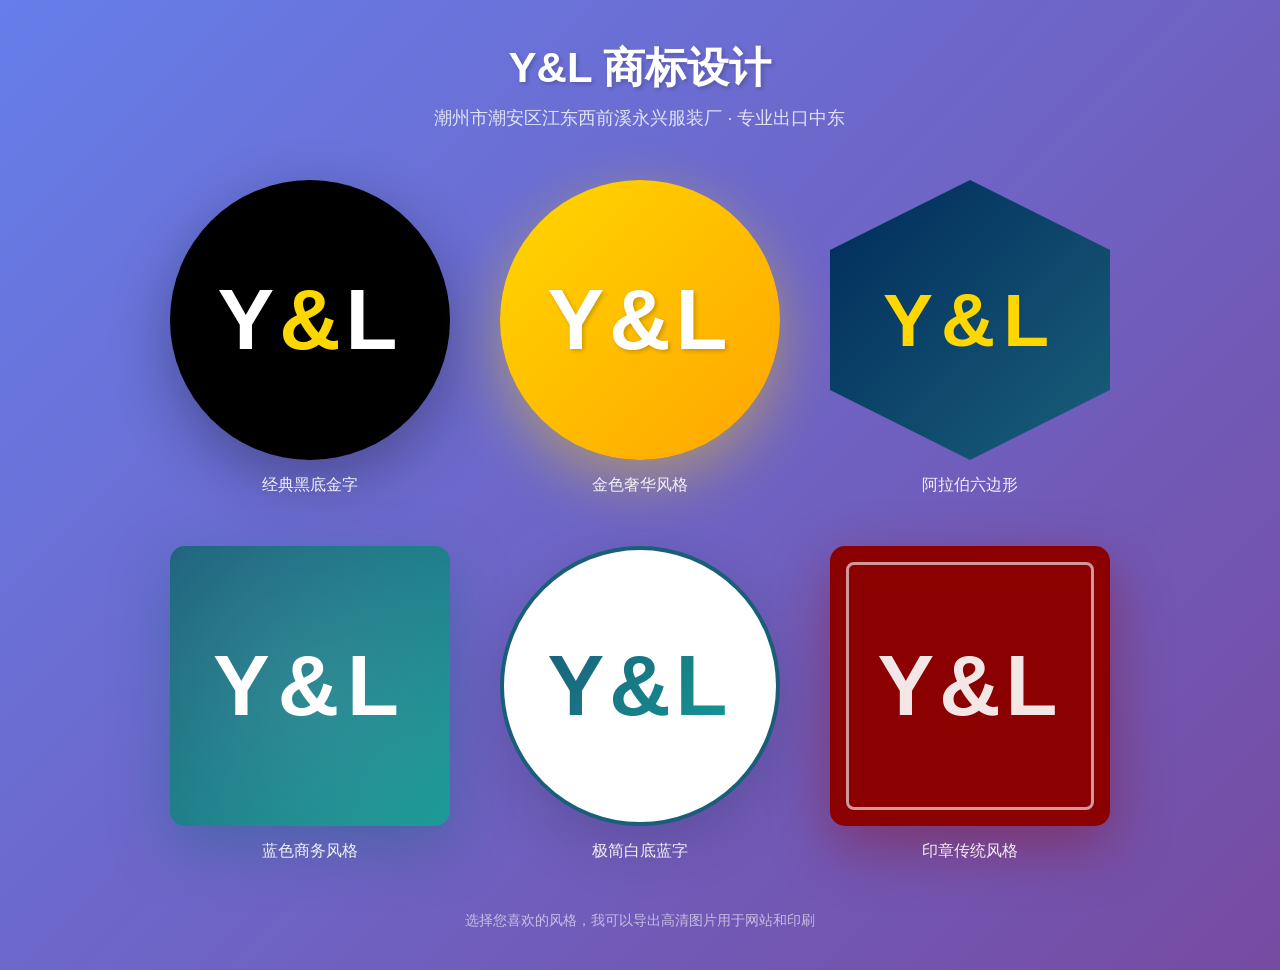
<file: logo-design.html>
<!DOCTYPE html>
<html lang="zh-CN">
<head>
    <meta charset="UTF-8">
    <meta name="viewport" content="width=device-width, initial-scale=1.0">
    <title>Y&L 商标设计 - 潮州市潮安区江东西前溪永兴服装厂</title>
    <style>
        * { margin: 0; padding: 0; box-sizing: border-box; }
        body { 
            background: linear-gradient(135deg, #667eea 0%, #764ba2 100%);
            min-height: 100vh;
            display: flex;
            justify-content: center;
            align-items: center;
            font-family: 'Arial', sans-serif;
            padding: 40px 20px;
        }
        .container { text-align: center; max-width: 1200px; }
        
        h1 {
            color: #fff;
            margin-bottom: 10px;
            font-size: 42px;
            text-shadow: 2px 2px 4px rgba(0,0,0,0.2);
        }
        .subtitle {
            color: #fff;
            opacity: 0.8;
            margin-bottom: 50px;
            font-size: 18px;
        }
        
        .row {
            display: flex;
            flex-wrap: wrap;
            justify-content: center;
            gap: 50px;
            margin-bottom: 50px;
        }
        
        .logo-box { text-align: center; }
        
        /* 样式1: 经典黑底金字 */
        .logo1 {
            background: #000;
            width: 280px;
            height: 280px;
            border-radius: 50%;
            display: flex;
            justify-content: center;
            align-items: center;
            margin: 0 auto 15px;
            box-shadow: 0 20px 60px rgba(0,0,0,0.3);
        }
        .logo1 .yl {
            font-size: 85px;
            font-weight: bold;
            color: #fff;
            letter-spacing: 5px;
        }
        .logo1 .yl span {
            color: #FFD700;
        }
        
        /* 样式2: 金色奢华 */
        .logo2 {
            background: linear-gradient(135deg, #FFD700 0%, #FFA500 100%);
            width: 280px;
            height: 280px;
            border-radius: 50%;
            display: flex;
            justify-content: center;
            align-items: center;
            margin: 0 auto 15px;
            box-shadow: 0 20px 60px rgba(255,215,0,0.4);
        }
        .logo2 .yl {
            font-size: 85px;
            font-weight: bold;
            color: #fff;
            letter-spacing: 5px;
            text-shadow: 2px 2px 4px rgba(0,0,0,0.2);
        }
        
        /* 样式3: 蓝色商务 */
        .logo3 {
            background: linear-gradient(135deg, #1a5f7a 0%, #159895 100%);
            width: 280px;
            height: 280px;
            border-radius: 15px;
            display: flex;
            justify-content: center;
            align-items: center;
            margin: 0 auto 15px;
            box-shadow: 0 20px 60px rgba(26,95,122,0.4);
            position: relative;
            overflow: hidden;
        }
        .logo3::before {
            content: '';
            position: absolute;
            top: -50%;
            left: -50%;
            width: 200%;
            height: 200%;
            background: radial-gradient(circle, rgba(255,255,255,0.1) 0%, transparent 70%);
        }
        .logo3 .yl {
            font-size: 85px;
            font-weight: bold;
            color: #fff;
            letter-spacing: 8px;
            position: relative;
            z-index: 1;
        }
        
        /* 样式4: 极简白底蓝字 */
        .logo4 {
            background: #fff;
            width: 280px;
            height: 280px;
            border-radius: 50%;
            display: flex;
            justify-content: center;
            align-items: center;
            margin: 0 auto 15px;
            box-shadow: 0 20px 60px rgba(0,0,0,0.15);
            border: 4px solid #1a5f7a;
        }
        .logo4 .yl {
            font-size: 85px;
            font-weight: bold;
            background: linear-gradient(135deg, #1a5f7a, #159895);
            -webkit-background-clip: text;
            -webkit-text-fill-color: transparent;
            letter-spacing: 5px;
        }
        
        /* 样式5: 阿拉伯风格六边形 */
        .logo5 {
            background: linear-gradient(135deg, #002B5B 0%, #1a5f7a 100%);
            width: 280px;
            height: 280px;
            display: flex;
            justify-content: center;
            align-items: center;
            margin: 0 auto 15px;
            box-shadow: 0 20px 60px rgba(0,43,91,0.4);
            clip-path: polygon(50% 0%, 100% 25%, 100% 75%, 50% 100%, 0% 75%, 0% 25%);
        }
        .logo5 .yl {
            font-size: 75px;
            font-weight: bold;
            color: #FFD700;
            letter-spacing: 8px;
        }
        
        /* 样式6: 印章风格 */
        .logo6 {
            background: #8B0000;
            width: 280px;
            height: 280px;
            border-radius: 15px;
            display: flex;
            justify-content: center;
            align-items: center;
            margin: 0 auto 15px;
            box-shadow: 0 20px 60px rgba(139,0,0,0.4);
            border: 8px solid #8B0000;
            position: relative;
        }
        .logo6::before {
            content: '';
            position: absolute;
            top: 8px;
            left: 8px;
            right: 8px;
            bottom: 8px;
            border: 3px solid rgba(255,255,255,0.6);
            border-radius: 8px;
        }
        .logo6 .yl {
            font-size: 85px;
            font-weight: bold;
            color: #fff;
            letter-spacing: 5px;
            opacity: 0.9;
        }
        
        .style-label {
            color: #fff;
            font-size: 16px;
            margin-top: 10px;
            opacity: 0.9;
            font-weight: 500;
        }
        
        .footer-text {
            color: #fff;
            opacity: 0.6;
            margin-top: 40px;
            font-size: 14px;
        }
    </style>
</head>
<body>
<div class="container">
    <h1>Y&L 商标设计</h1>
    <p class="subtitle">潮州市潮安区江东西前溪永兴服装厂 · 专业出口中东</p>
    
    <div class="row">
        <div class="logo-box">
            <div class="logo1">
                <div class="yl">Y<span>&</span>L</div>
            </div>
            <div class="style-label">经典黑底金字</div>
        </div>
        <div class="logo-box">
            <div class="logo2">
                <div class="yl">Y&L</div>
            </div>
            <div class="style-label">金色奢华风格</div>
        </div>
        <div class="logo-box">
            <div class="logo5">
                <div class="yl">Y&L</div>
            </div>
            <div class="style-label">阿拉伯六边形</div>
        </div>
    </div>
    
    <div class="row">
        <div class="logo-box">
            <div class="logo3">
                <div class="yl">Y&L</div>
            </div>
            <div class="style-label">蓝色商务风格</div>
        </div>
        <div class="logo-box">
            <div class="logo4">
                <div class="yl">Y&L</div>
            </div>
            <div class="style-label">极简白底蓝字</div>
        </div>
        <div class="logo-box">
            <div class="logo6">
                <div class="yl">Y&L</div>
            </div>
            <div class="style-label">印章传统风格</div>
        </div>
    </div>
    
    <p class="footer-text">选择您喜欢的风格，我可以导出高清图片用于网站和印刷</p>
</div>
</body>
</html>
</file>
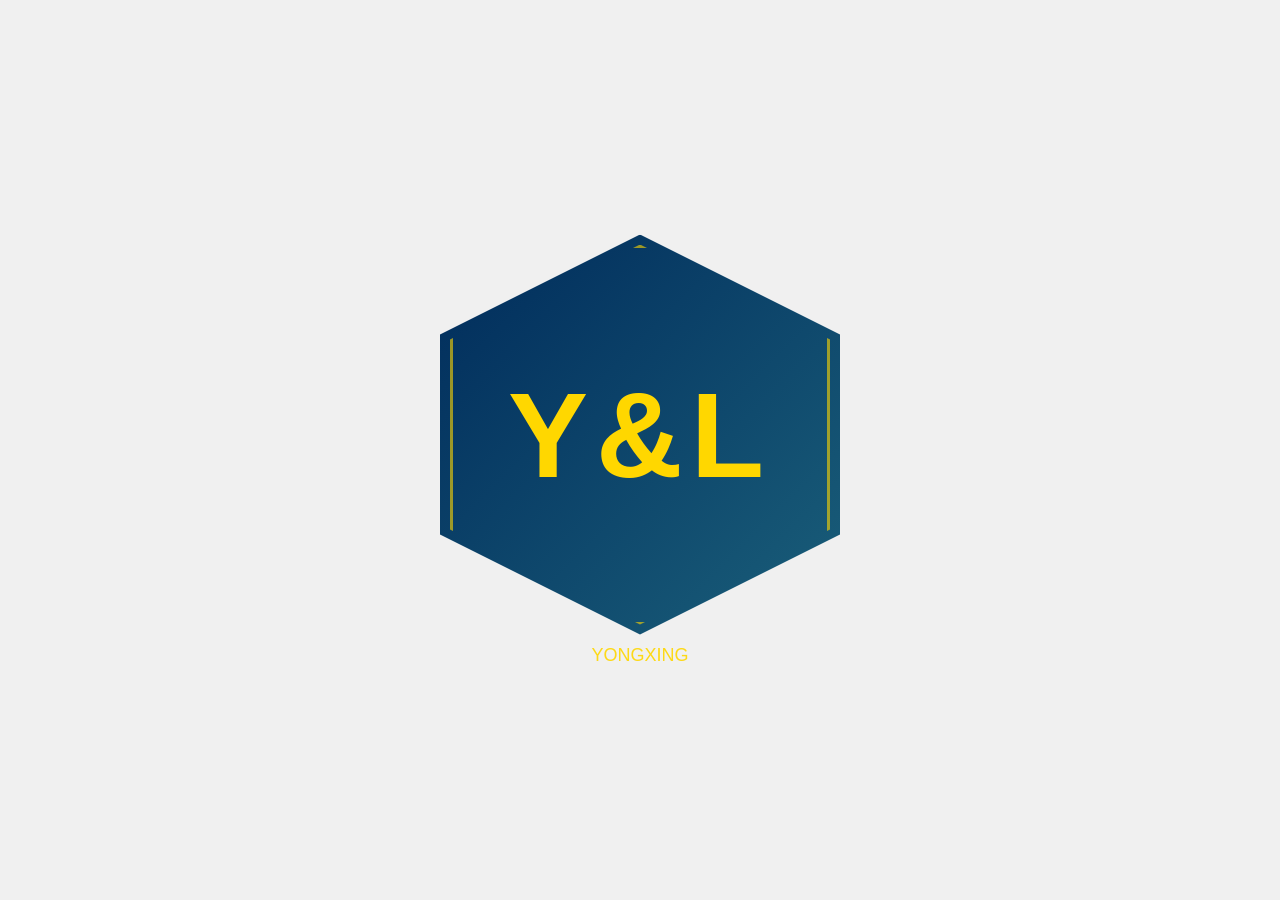
<file: logo-export.html>
<!DOCTYPE html>
<html>
<head>
<style>
body {
    display: flex;
    justify-content: center;
    align-items: center;
    min-height: 100vh;
    margin: 0;
    background: #f0f0f0;
}
.logo-container {
    text-align: center;
}
.logo-box {
    background: linear-gradient(135deg, #002B5B 0%, #1a5f7a 100%);
    width: 400px;
    height: 400px;
    display: flex;
    justify-content: center;
    align-items: center;
    clip-path: polygon(50% 0%, 100% 25%, 100% 75%, 50% 100%, 0% 75%, 0% 25%);
    box-shadow: 0 20px 60px rgba(0,43,91,0.4);
    position: relative;
}
.logo-box::before {
    content: '';
    position: absolute;
    top: 10px;
    left: 10px;
    right: 10px;
    bottom: 10px;
    border: 3px solid rgba(255,215,0,0.6);
    clip-path: polygon(50% 0%, 100% 25%, 100% 75%, 50% 100%, 0% 75%, 0% 25%);
}
.yl {
    font-family: Arial, sans-serif;
    font-size: 120px;
    font-weight: bold;
    color: #FFD700;
    letter-spacing: 8px;
    position: relative;
    z-index: 1;
}
.subtitle {
    font-family: Arial, sans-serif;
    font-size: 18px;
    color: #FFD700;
    margin-top: 10px;
    opacity: 0.9;
}
</style>
</head>
<body>
<div class="logo-container">
    <div class="logo-box">
        <div class="yl">Y&amp;L</div>
    </div>
    <div class="subtitle">YONGXING</div>
</div>
</body>
</html>
</file>
